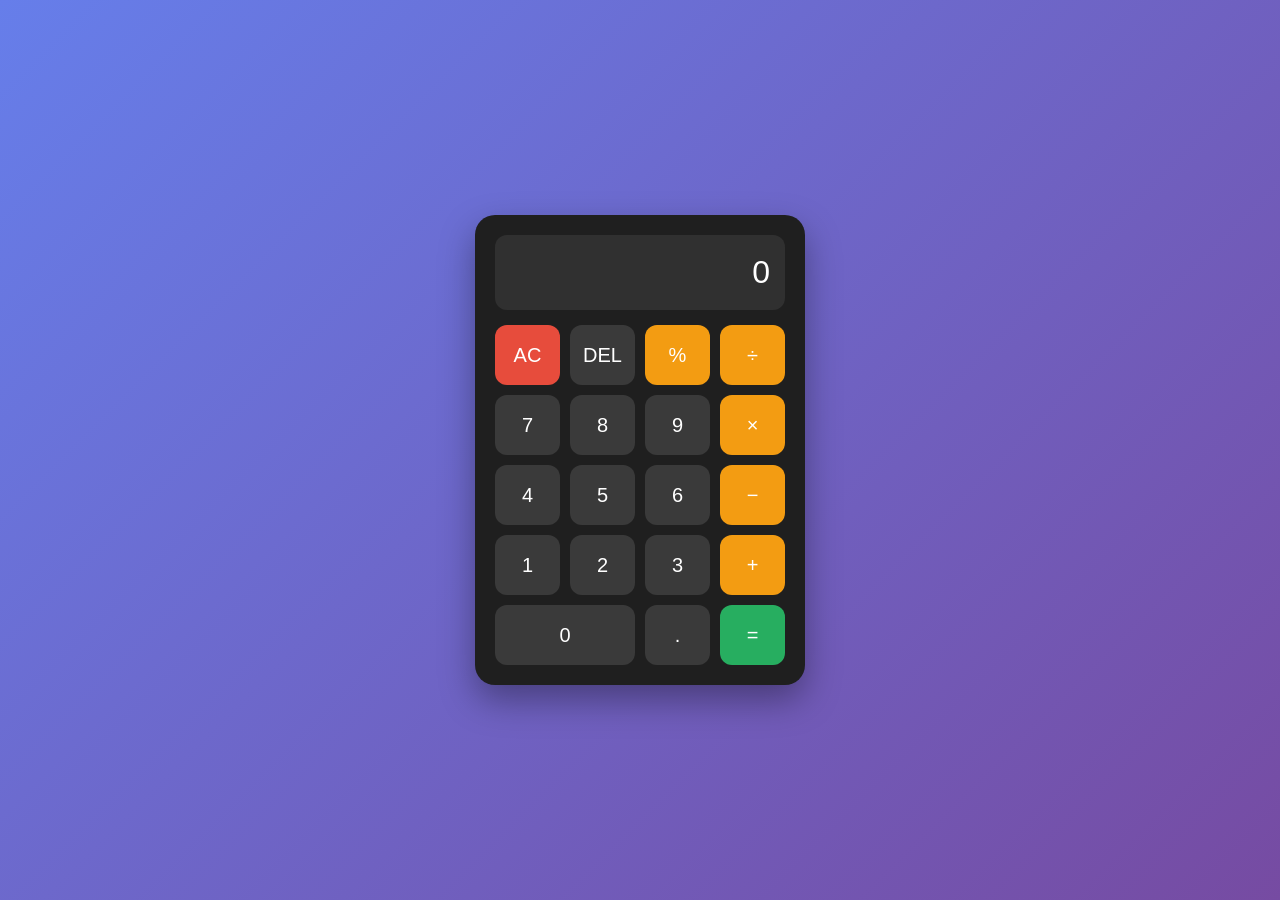
<file: CODSOFT_Task1_Calculator/index.html>
<!DOCTYPE html>
<html lang="en">
<head>
    <meta charset="UTF-8">
    <meta name="viewport" content="width=device-width, initial-scale=1.0">
    <title>CODSOFT Task 1 - Calculator</title>
    <link rel="stylesheet" href="style.css">
</head>
<body>
    <div class="calculator">
        <input type="text" id="display" readonly value="0" aria-label="Calculator display">

        <div class="buttons">
            <button class="clear" onclick="clearDisplay()">AC</button>
            <button onclick="deleteLast()">DEL</button>
            <button class="operator" onclick="chooseOperator('%')">%</button>
            <button class="operator" onclick="chooseOperator('/')">÷</button>

            <button onclick="appendNumber('7')">7</button>
            <button onclick="appendNumber('8')">8</button>
            <button onclick="appendNumber('9')">9</button>
            <button class="operator" onclick="chooseOperator('*')">×</button>

            <button onclick="appendNumber('4')">4</button>
            <button onclick="appendNumber('5')">5</button>
            <button onclick="appendNumber('6')">6</button>
            <button class="operator" onclick="chooseOperator('-')">−</button>

            <button onclick="appendNumber('1')">1</button>
            <button onclick="appendNumber('2')">2</button>
            <button onclick="appendNumber('3')">3</button>
            <button class="operator" onclick="chooseOperator('+')">+</button>

            <button class="zero" onclick="appendNumber('0')">0</button>
            <button onclick="appendNumber('.')">.</button>
            <button class="equals" onclick="calculate()">=</button>
        </div>
    </div>

    <script src="script.js"></script>
</body>
</html>
</file>
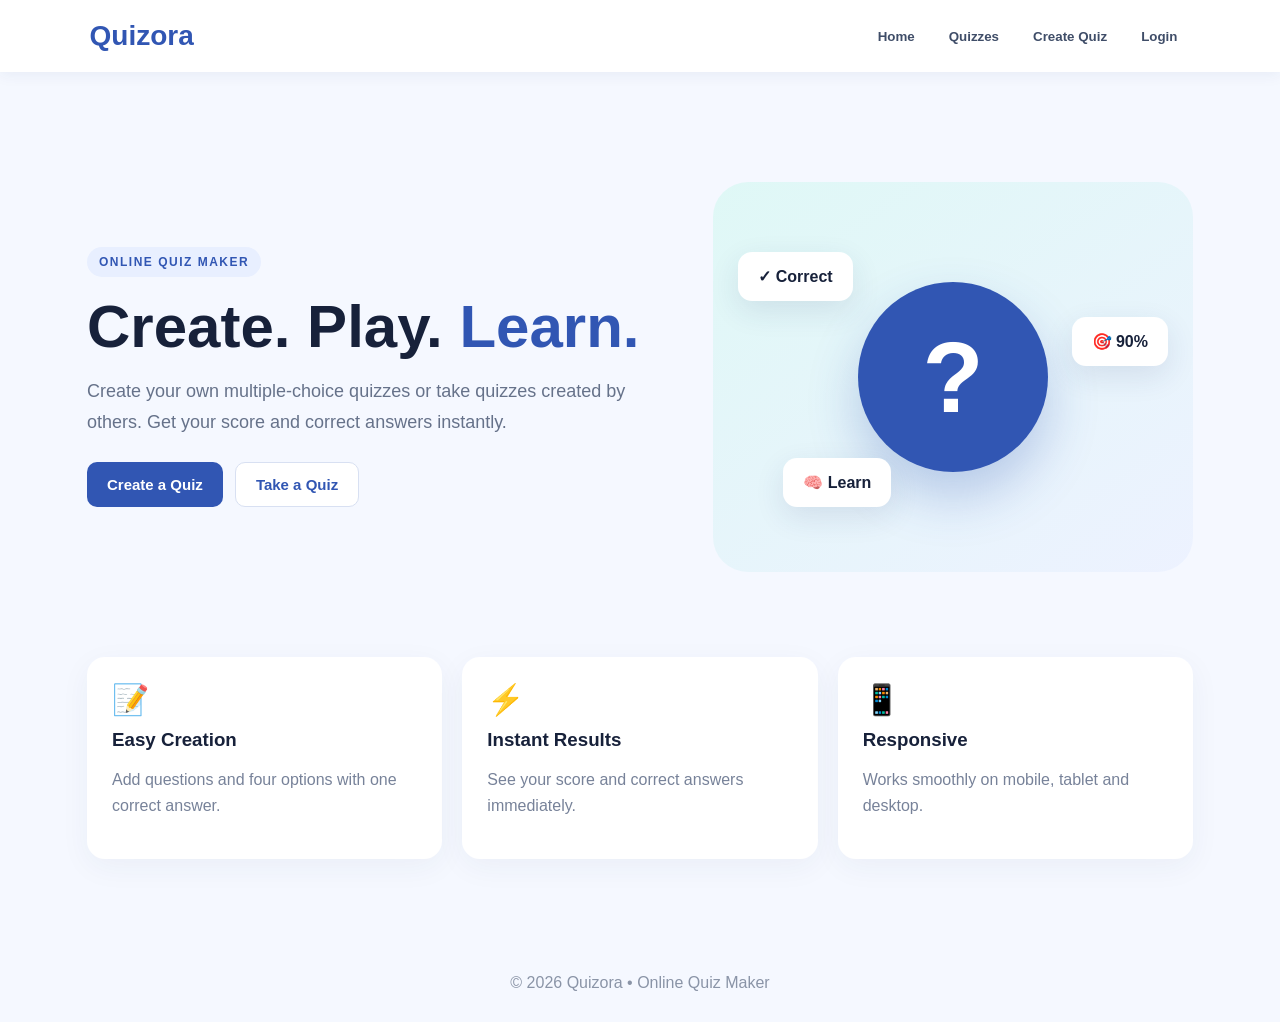
<file: CODSOFT_Task2_Online_Quiz_Maker/index.html>
<!DOCTYPE html>
<html lang="en">
<head>
  <meta charset="UTF-8">
  <meta name="viewport" content="width=device-width, initial-scale=1.0">
  <title>Quizora | Online Quiz Maker</title>
  <link rel="stylesheet" href="style.css">
</head>
<body>
  <header class="topbar">
    <a class="logo" href="#" onclick="showPage('home')">Quizora</a>
    <nav>
      <button onclick="showPage('home')">Home</button>
      <button onclick="showPage('quizzes')">Quizzes</button>
      <button onclick="showPage('create')">Create Quiz</button>
      <button id="authBtn" onclick="openAuth()">Login</button>
    </nav>
  </header>

  <main>
    <section id="home" class="page active">
      <div class="hero">
        <div>
          <span class="badge">ONLINE QUIZ MAKER</span>
          <h1>Create. Play. <span>Learn.</span></h1>
          <p>Create your own multiple-choice quizzes or take quizzes created by others. Get your score and correct answers instantly.</p>
          <div class="hero-actions">
            <button class="primary" onclick="showPage('create')">Create a Quiz</button>
            <button class="secondary" onclick="showPage('quizzes')">Take a Quiz</button>
          </div>
        </div>
        <div class="quiz-art">
          <div class="circle">?</div>
          <div class="float-card c1">✓ Correct</div>
          <div class="float-card c2">🎯 90%</div>
          <div class="float-card c3">🧠 Learn</div>
        </div>
      </div>
      <div class="features">
        <div class="feature"><b>📝</b><h3>Easy Creation</h3><p>Add questions and four options with one correct answer.</p></div>
        <div class="feature"><b>⚡</b><h3>Instant Results</h3><p>See your score and correct answers immediately.</p></div>
        <div class="feature"><b>📱</b><h3>Responsive</h3><p>Works smoothly on mobile, tablet and desktop.</p></div>
      </div>
    </section>

    <section id="auth" class="page">
      <div class="auth-card">
        <h2 id="authTitle">Login</h2>
        <p id="authText">Login to create and manage quizzes.</p>
        <form id="authForm">
          <input id="authName" placeholder="Name" style="display:none">
          <input id="authEmail" type="email" placeholder="Email" required>
          <input id="authPassword" type="password" placeholder="Password" required>
          <button class="primary" type="submit" id="authSubmit">Login</button>
        </form>
        <button class="link-btn" onclick="toggleAuth()">Don't have an account? Register</button>
      </div>
    </section>

    <section id="create" class="page">
      <div class="section-head">
        <div><span class="badge">QUIZ CREATION</span><h2>Create a New Quiz</h2></div>
      </div>
      <form id="quizForm" class="builder">
        <input id="quizTitle" placeholder="Quiz title (e.g. Java Basics)" required>
        <textarea id="quizDescription" placeholder="Short description"></textarea>
        <div id="questionList"></div>
        <div class="builder-actions">
          <button type="button" class="secondary" onclick="addQuestion()">+ Add Question</button>
          <button type="submit" class="primary">Publish Quiz</button>
        </div>
      </form>
    </section>

    <section id="quizzes" class="page">
      <div class="section-head">
        <div><span class="badge">QUIZ LISTING</span><h2>Available Quizzes</h2></div>
        <input id="searchBox" class="search" placeholder="Search quizzes..." oninput="renderQuizList()">
      </div>
      <div id="quizGrid" class="quiz-grid"></div>
    </section>

    <section id="take" class="page">
      <div class="take-wrap">
        <div class="progress-line"><span id="progressText"></span><div><i id="progressBar"></i></div></div>
        <h2 id="takeTitle"></h2>
        <p id="takeDescription" class="muted"></p>
        <div id="questionCard" class="question-card"></div>
        <div class="take-actions">
          <button class="secondary" id="prevBtn" onclick="previousQuestion()">Previous</button>
          <button class="primary" id="nextBtn" onclick="nextQuestion()">Next</button>
        </div>
      </div>
    </section>

    <section id="results" class="page">
      <div class="result-card">
        <span class="badge">QUIZ RESULTS</span>
        <h2 id="resultTitle">Quiz Complete!</h2>
        <div class="score-circle"><strong id="scoreValue">0%</strong><small id="scoreFraction"></small></div>
        <p id="resultMessage"></p>
        <div id="answerReview"></div>
        <div class="hero-actions">
          <button class="primary" onclick="showPage('quizzes')">Take Another Quiz</button>
          <button class="secondary" onclick="showPage('home')">Home</button>
        </div>
      </div>
    </section>
  </main>

  <footer>© 2026 Quizora • Online Quiz Maker</footer>
  <script src="script.js"></script>
</body>
</html>
</file>
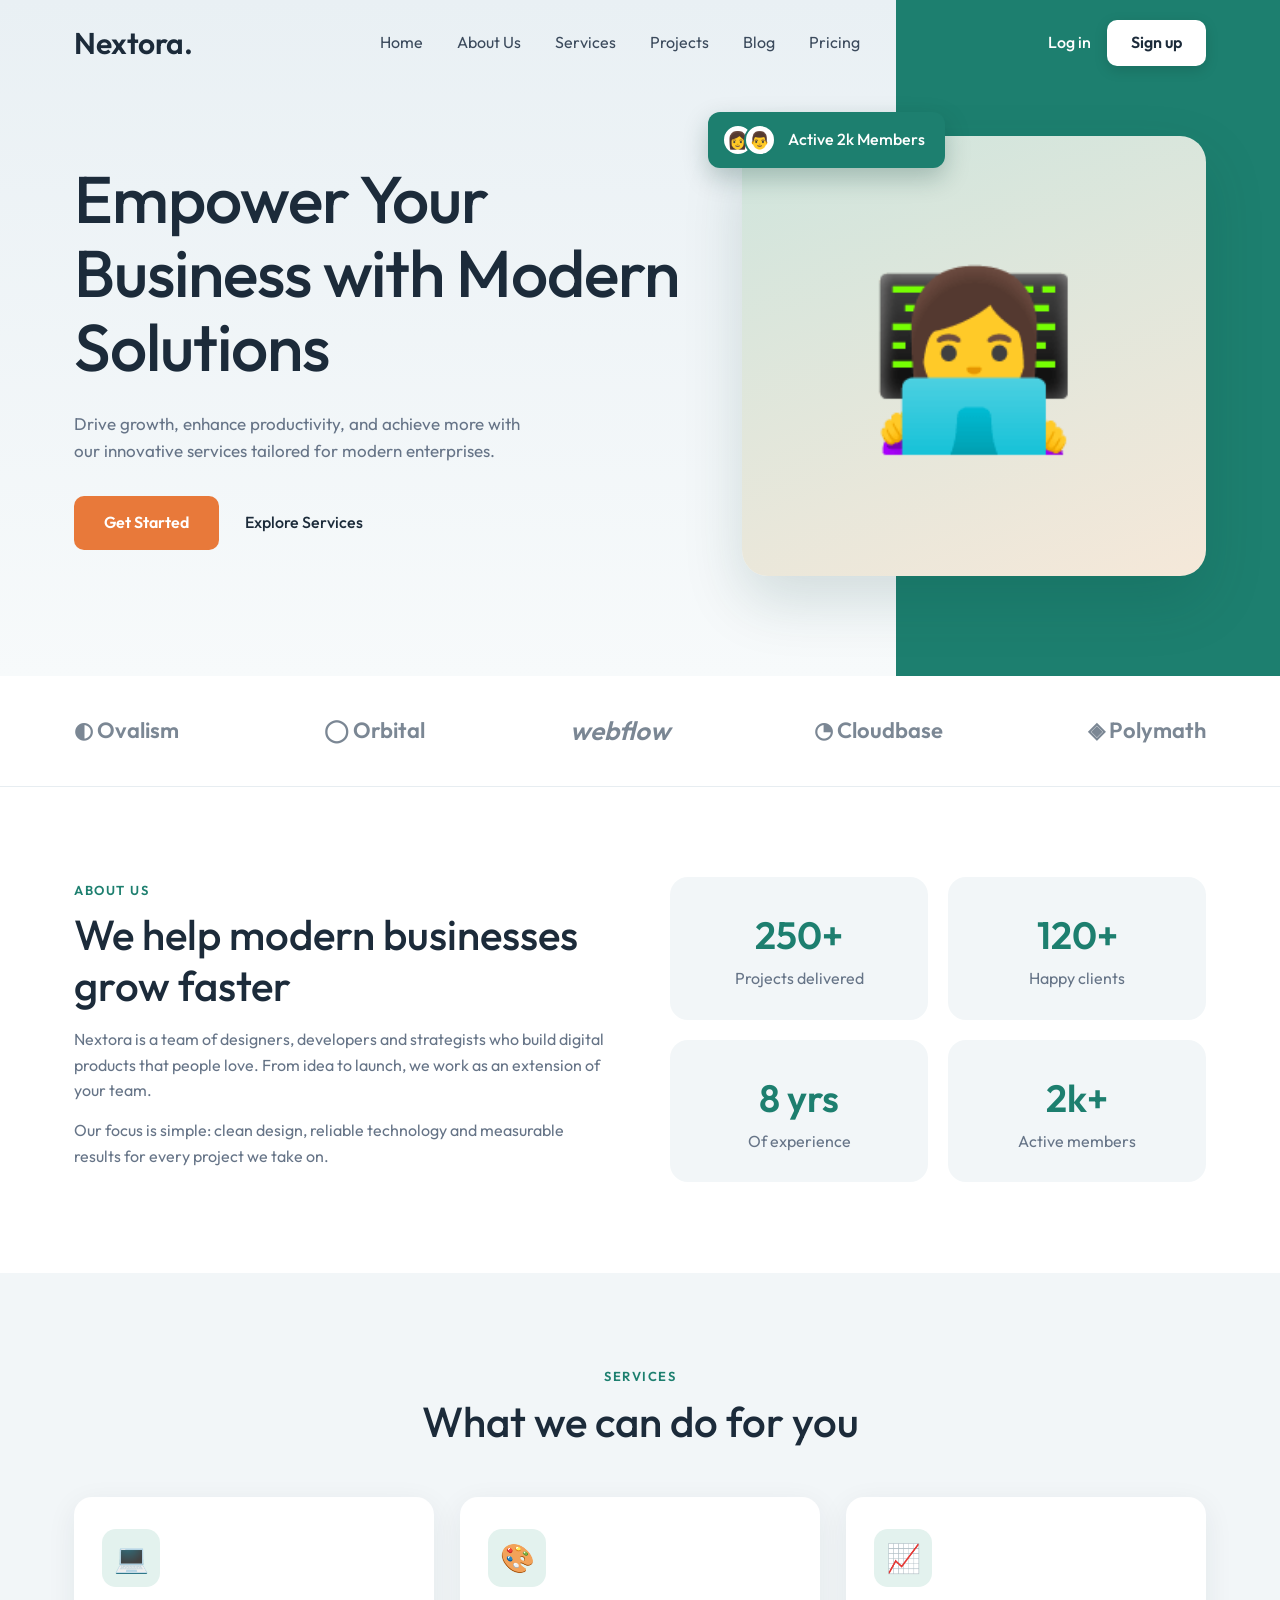
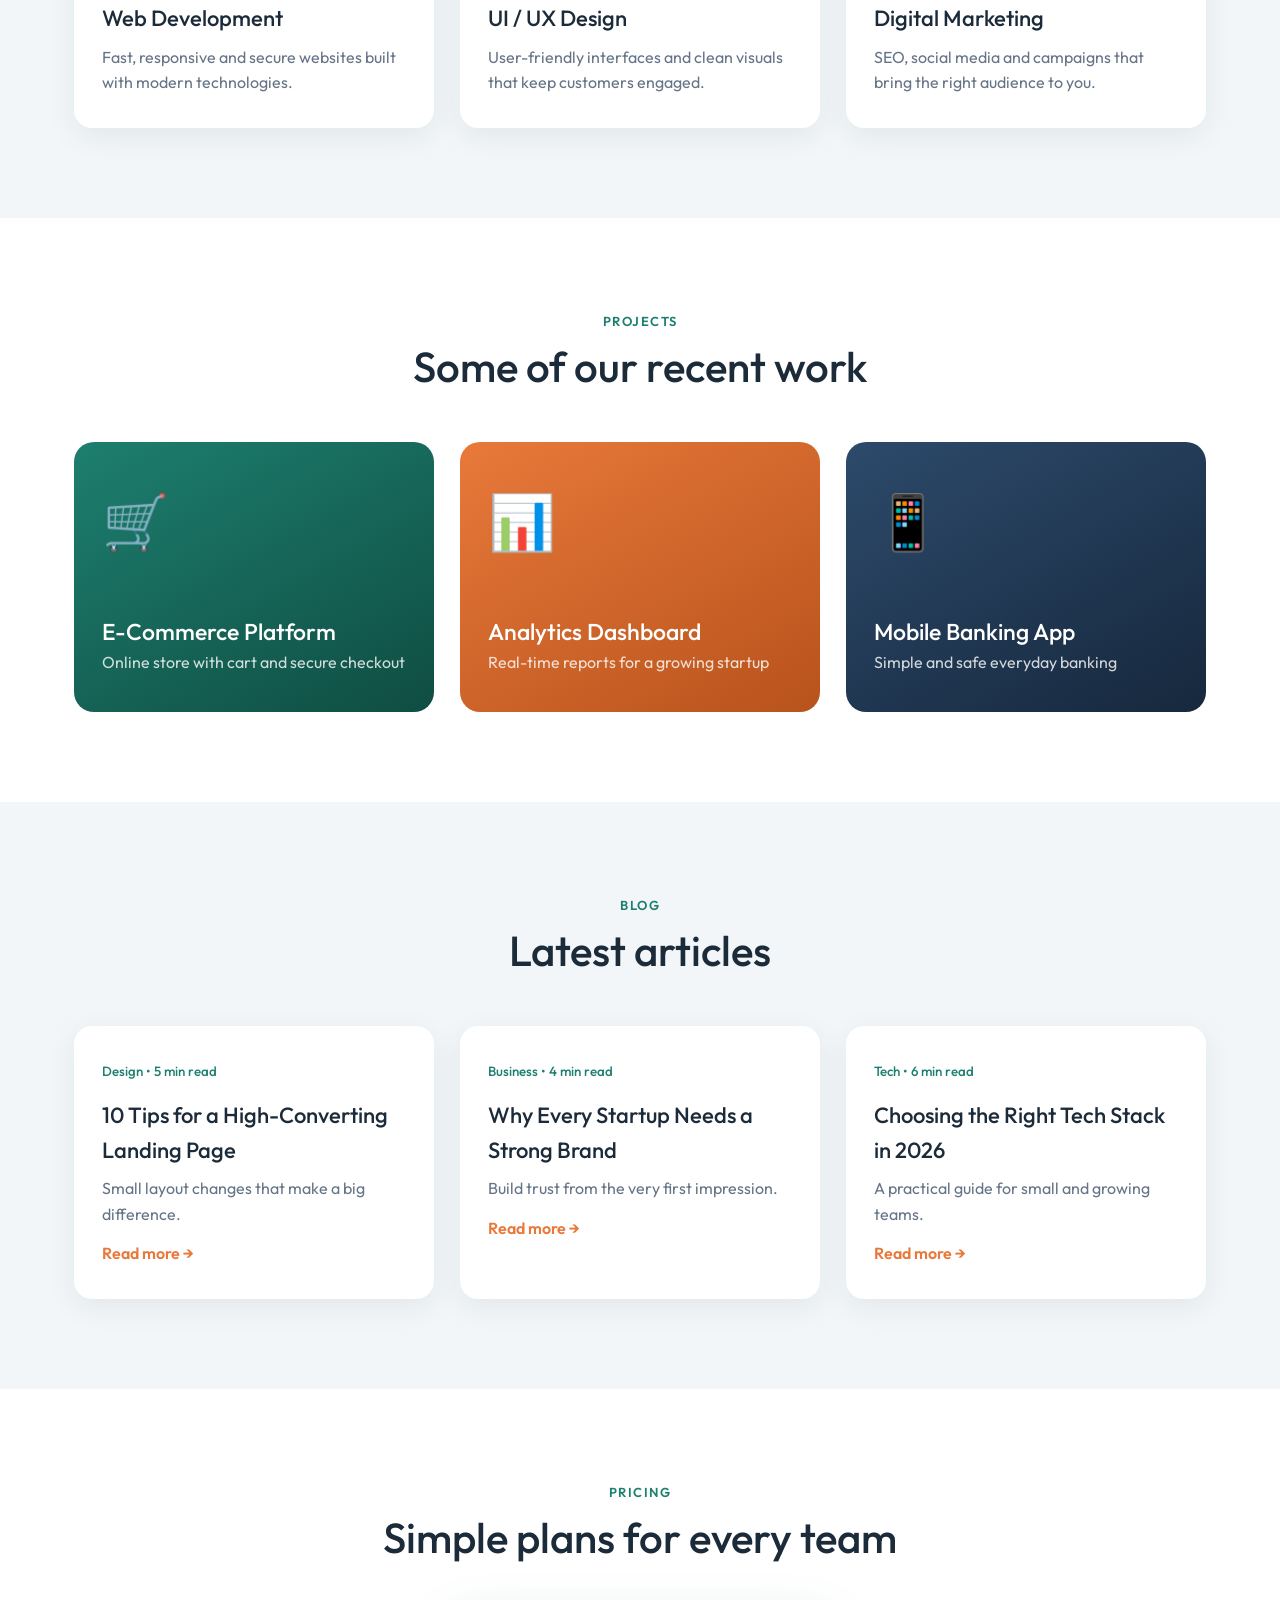
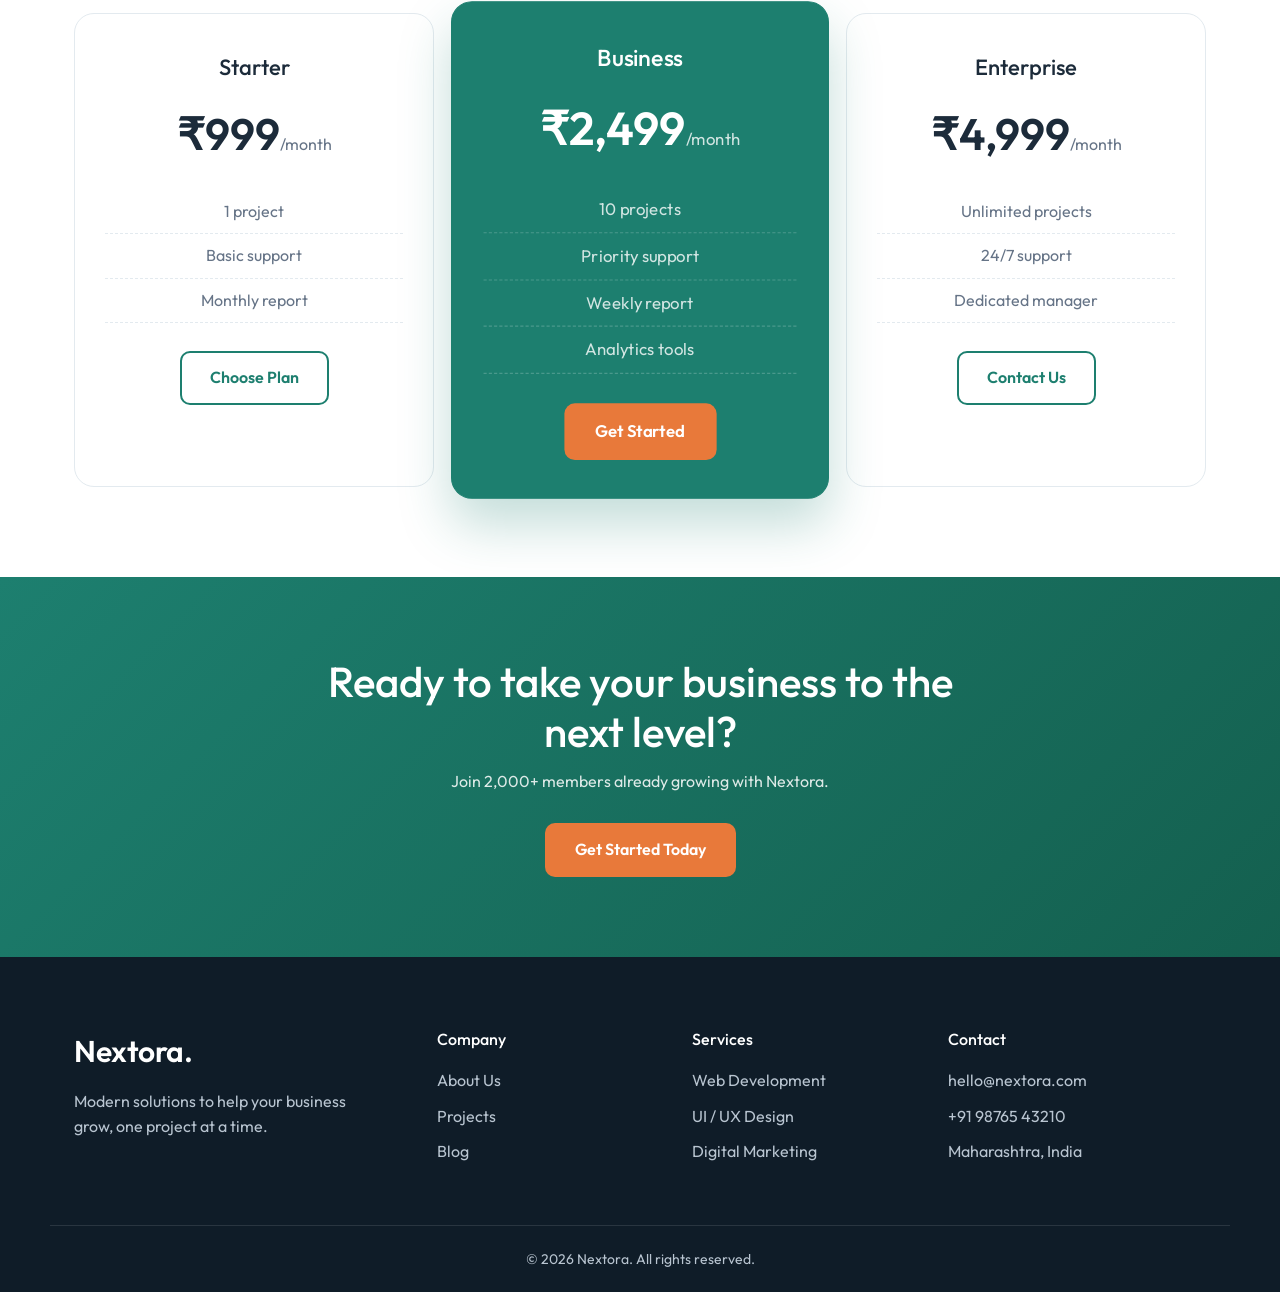
<file: CODSOFT_Task3_Landing_Page/index.html>
<!DOCTYPE html>
<html lang="en">
<head>
<meta charset="UTF-8">
<meta name="viewport" content="width=device-width, initial-scale=1.0">
<title>Nextora | Empower Your Business with Modern Solutions</title>
<link rel="preconnect" href="https://fonts.googleapis.com">
<link rel="preconnect" href="https://fonts.gstatic.com" crossorigin>
<link href="https://fonts.googleapis.com/css2?family=Outfit:wght@300;400;500;600;700&display=swap" rel="stylesheet">
<link rel="stylesheet" href="style.css">
</head>
<body>

<!-- ============ HEADER + HERO ============ -->
<div class="top" id="home">
  <header>
    <div class="container nav-wrap">
      <a href="#home" class="logo">Nextora.</a>

      <input type="checkbox" id="menu-toggle">
      <label for="menu-toggle" class="burger" aria-label="Open menu">☰</label>

      <nav>
        <ul>
          <li><a href="#home">Home</a></li>
          <li><a href="#about">About Us</a></li>
          <li><a href="#services">Services</a></li>
          <li><a href="#projects">Projects</a></li>
          <li><a href="#blog">Blog</a></li>
          <li><a href="#pricing">Pricing</a></li>
          <li class="mobile-only"><a href="#">Log in</a></li>
          <li class="mobile-only"><a href="#">Sign up</a></li>
        </ul>
      </nav>

      <div class="auth">
        <a href="#" class="login">Log in</a>
        <a href="#" class="btn-white">Sign up</a>
      </div>
    </div>
  </header>

  <section class="container hero">
    <div class="hero-text">
      <h1>Empower Your Business with Modern Solutions</h1>
      <p>Drive growth, enhance productivity, and achieve more with our innovative services tailored for modern enterprises.</p>
      <div class="hero-btns">
        <a href="#pricing" class="btn-orange">Get Started</a>
        <a href="#services" class="btn-link">Explore Services</a>
      </div>
    </div>

    <div class="hero-visual">
      <div class="badge"><span class="avatars"><i>👩</i><i>👨</i></span> Active 2k Members</div>
      <div class="visual-card" role="img" aria-label="Smiling professional working on a laptop">👩‍💻</div>
    </div>
  </section>
</div>

<!-- ============ TRUSTED BY ============ -->
<section class="logos">
  <div class="container logos-row">
    <span>◐ Ovalism</span>
    <span>◯ Orbital</span>
    <span class="italic">webflow</span>
    <span>◔ Cloudbase</span>
    <span>◈ Polymath</span>
  </div>
</section>

<!-- ============ ABOUT ============ -->
<section class="section" id="about">
  <div class="container two-col">
    <div>
      <span class="eyebrow">About Us</span>
      <h2>We help modern businesses grow faster</h2>
      <p>Nextora is a team of designers, developers and strategists who build digital products that people love. From idea to launch, we work as an extension of your team.</p>
      <p>Our focus is simple: clean design, reliable technology and measurable results for every project we take on.</p>
    </div>
    <div class="stats">
      <div class="stat"><strong>250+</strong><span>Projects delivered</span></div>
      <div class="stat"><strong>120+</strong><span>Happy clients</span></div>
      <div class="stat"><strong>8 yrs</strong><span>Of experience</span></div>
      <div class="stat"><strong>2k+</strong><span>Active members</span></div>
    </div>
  </div>
</section>

<!-- ============ SERVICES ============ -->
<section class="section alt" id="services">
  <div class="container">
    <div class="section-head">
      <span class="eyebrow">Services</span>
      <h2>What we can do for you</h2>
    </div>
    <div class="cards three">
      <article class="card">
        <div class="icon">💻</div>
        <h3>Web Development</h3>
        <p>Fast, responsive and secure websites built with modern technologies.</p>
      </article>
      <article class="card">
        <div class="icon">🎨</div>
        <h3>UI / UX Design</h3>
        <p>User-friendly interfaces and clean visuals that keep customers engaged.</p>
      </article>
      <article class="card">
        <div class="icon">📈</div>
        <h3>Digital Marketing</h3>
        <p>SEO, social media and campaigns that bring the right audience to you.</p>
      </article>
    </div>
  </div>
</section>

<!-- ============ PROJECTS ============ -->
<section class="section" id="projects">
  <div class="container">
    <div class="section-head">
      <span class="eyebrow">Projects</span>
      <h2>Some of our recent work</h2>
    </div>
    <div class="cards three">
      <article class="project p1"><span>🛒</span><h3>E-Commerce Platform</h3><p>Online store with cart and secure checkout</p></article>
      <article class="project p2"><span>📊</span><h3>Analytics Dashboard</h3><p>Real-time reports for a growing startup</p></article>
      <article class="project p3"><span>📱</span><h3>Mobile Banking App</h3><p>Simple and safe everyday banking</p></article>
    </div>
  </div>
</section>

<!-- ============ BLOG ============ -->
<section class="section alt" id="blog">
  <div class="container">
    <div class="section-head">
      <span class="eyebrow">Blog</span>
      <h2>Latest articles</h2>
    </div>
    <div class="cards three">
      <article class="card post"><small>Design • 5 min read</small><h3>10 Tips for a High-Converting Landing Page</h3><p>Small layout changes that make a big difference.</p><a href="#">Read more →</a></article>
      <article class="card post"><small>Business • 4 min read</small><h3>Why Every Startup Needs a Strong Brand</h3><p>Build trust from the very first impression.</p><a href="#">Read more →</a></article>
      <article class="card post"><small>Tech • 6 min read</small><h3>Choosing the Right Tech Stack in 2026</h3><p>A practical guide for small and growing teams.</p><a href="#">Read more →</a></article>
    </div>
  </div>
</section>

<!-- ============ PRICING ============ -->
<section class="section" id="pricing">
  <div class="container">
    <div class="section-head">
      <span class="eyebrow">Pricing</span>
      <h2>Simple plans for every team</h2>
    </div>
    <div class="cards three">
      <article class="plan">
        <h3>Starter</h3>
        <div class="amount">₹999<small>/month</small></div>
        <ul><li>1 project</li><li>Basic support</li><li>Monthly report</li></ul>
        <a href="#" class="btn-outline">Choose Plan</a>
      </article>
      <article class="plan featured">
        <h3>Business</h3>
        <div class="amount">₹2,499<small>/month</small></div>
        <ul><li>10 projects</li><li>Priority support</li><li>Weekly report</li><li>Analytics tools</li></ul>
        <a href="#" class="btn-orange">Get Started</a>
      </article>
      <article class="plan">
        <h3>Enterprise</h3>
        <div class="amount">₹4,999<small>/month</small></div>
        <ul><li>Unlimited projects</li><li>24/7 support</li><li>Dedicated manager</li></ul>
        <a href="#" class="btn-outline">Contact Us</a>
      </article>
    </div>
  </div>
</section>

<!-- ============ CTA ============ -->
<section class="cta">
  <div class="container">
    <h2>Ready to take your business to the next level?</h2>
    <p>Join 2,000+ members already growing with Nextora.</p>
    <a href="#" class="btn-orange">Get Started Today</a>
  </div>
</section>

<!-- ============ FOOTER ============ -->
<footer>
  <div class="container footer-grid">
    <div>
      <a href="#home" class="logo light">Nextora.</a>
      <p>Modern solutions to help your business grow, one project at a time.</p>
    </div>
    <div>
      <h4>Company</h4>
      <a href="#about">About Us</a>
      <a href="#projects">Projects</a>
      <a href="#blog">Blog</a>
    </div>
    <div>
      <h4>Services</h4>
      <a href="#services">Web Development</a>
      <a href="#services">UI / UX Design</a>
      <a href="#services">Digital Marketing</a>
    </div>
    <div>
      <h4>Contact</h4>
      <a href="#">hello@nextora.com</a>
      <a href="#">+91 98765 43210</a>
      <a href="#">Maharashtra, India</a>
    </div>
  </div>
  <div class="container copyright">© 2026 Nextora. All rights reserved.</div>
</footer>

</body>
</html>
</file>
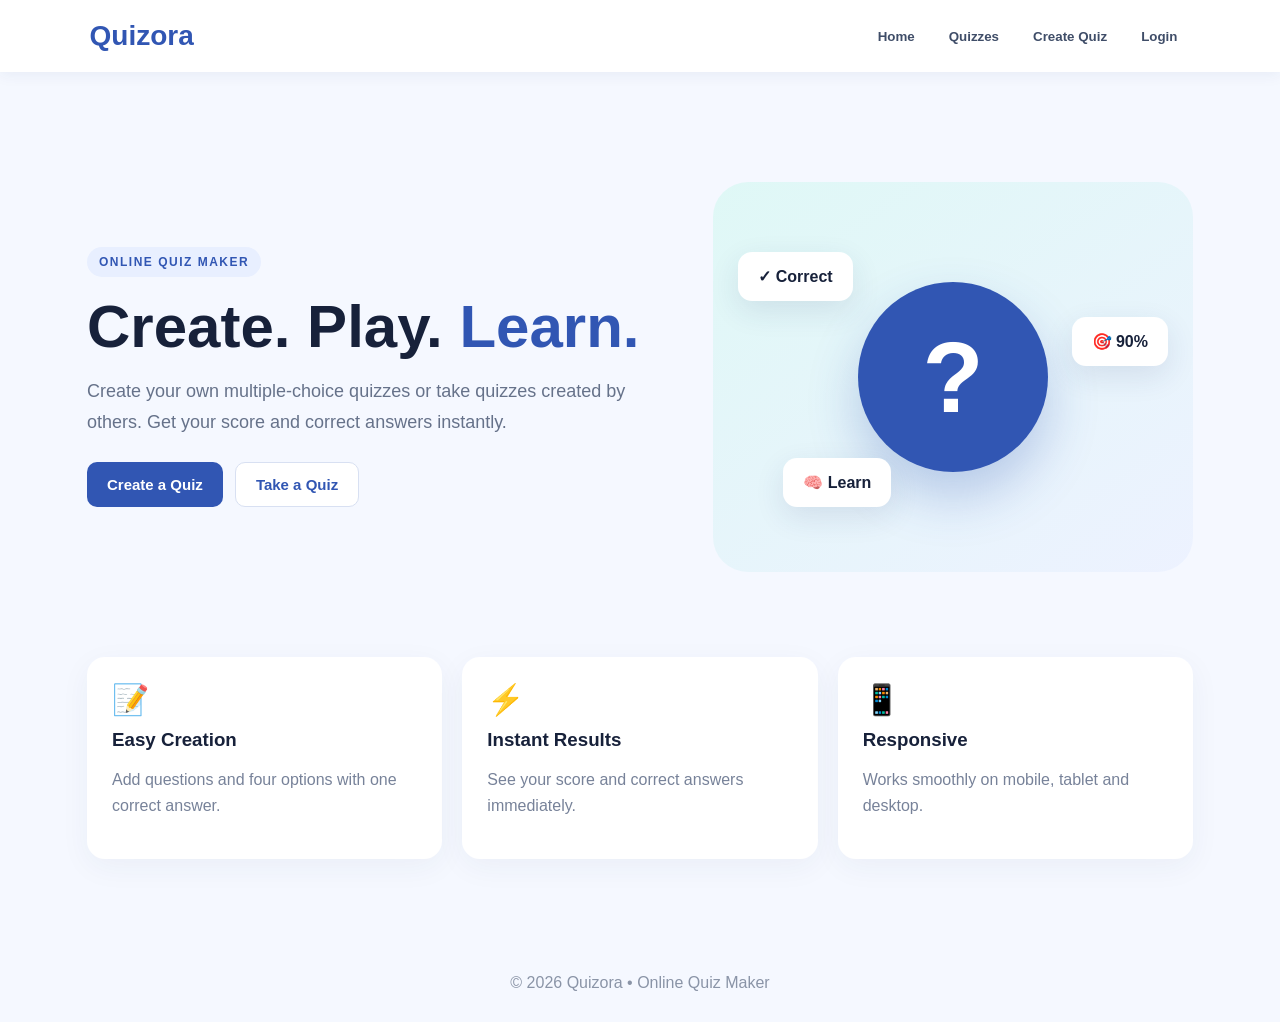
<file: Online_Quiz_Maker_Task_2/index.html>
<!DOCTYPE html>
<html lang="en">
<head>
  <meta charset="UTF-8">
  <meta name="viewport" content="width=device-width, initial-scale=1.0">
  <title>Quizora | Online Quiz Maker</title>
  <link rel="stylesheet" href="style.css">
</head>
<body>
  <header class="topbar">
    <a class="logo" href="#" onclick="showPage('home')">Quizora</a>
    <nav>
      <button onclick="showPage('home')">Home</button>
      <button onclick="showPage('quizzes')">Quizzes</button>
      <button onclick="showPage('create')">Create Quiz</button>
      <button id="authBtn" onclick="openAuth()">Login</button>
    </nav>
  </header>

  <main>
    <section id="home" class="page active">
      <div class="hero">
        <div>
          <span class="badge">ONLINE QUIZ MAKER</span>
          <h1>Create. Play. <span>Learn.</span></h1>
          <p>Create your own multiple-choice quizzes or take quizzes created by others. Get your score and correct answers instantly.</p>
          <div class="hero-actions">
            <button class="primary" onclick="showPage('create')">Create a Quiz</button>
            <button class="secondary" onclick="showPage('quizzes')">Take a Quiz</button>
          </div>
        </div>
        <div class="quiz-art">
          <div class="circle">?</div>
          <div class="float-card c1">✓ Correct</div>
          <div class="float-card c2">🎯 90%</div>
          <div class="float-card c3">🧠 Learn</div>
        </div>
      </div>
      <div class="features">
        <div class="feature"><b>📝</b><h3>Easy Creation</h3><p>Add questions and four options with one correct answer.</p></div>
        <div class="feature"><b>⚡</b><h3>Instant Results</h3><p>See your score and correct answers immediately.</p></div>
        <div class="feature"><b>📱</b><h3>Responsive</h3><p>Works smoothly on mobile, tablet and desktop.</p></div>
      </div>
    </section>

    <section id="auth" class="page">
      <div class="auth-card">
        <h2 id="authTitle">Login</h2>
        <p id="authText">Login to create and manage quizzes.</p>
        <form id="authForm">
          <input id="authName" placeholder="Name" style="display:none">
          <input id="authEmail" type="email" placeholder="Email" required>
          <input id="authPassword" type="password" placeholder="Password" required>
          <button class="primary" type="submit" id="authSubmit">Login</button>
        </form>
        <button class="link-btn" onclick="toggleAuth()">Don't have an account? Register</button>
      </div>
    </section>

    <section id="create" class="page">
      <div class="section-head">
        <div><span class="badge">QUIZ CREATION</span><h2>Create a New Quiz</h2></div>
      </div>
      <form id="quizForm" class="builder">
        <input id="quizTitle" placeholder="Quiz title (e.g. Java Basics)" required>
        <textarea id="quizDescription" placeholder="Short description"></textarea>
        <div id="questionList"></div>
        <div class="builder-actions">
          <button type="button" class="secondary" onclick="addQuestion()">+ Add Question</button>
          <button type="submit" class="primary">Publish Quiz</button>
        </div>
      </form>
    </section>

    <section id="quizzes" class="page">
      <div class="section-head">
        <div><span class="badge">QUIZ LISTING</span><h2>Available Quizzes</h2></div>
        <input id="searchBox" class="search" placeholder="Search quizzes..." oninput="renderQuizList()">
      </div>
      <div id="quizGrid" class="quiz-grid"></div>
    </section>

    <section id="take" class="page">
      <div class="take-wrap">
        <div class="progress-line"><span id="progressText"></span><div><i id="progressBar"></i></div></div>
        <h2 id="takeTitle"></h2>
        <p id="takeDescription" class="muted"></p>
        <div id="questionCard" class="question-card"></div>
        <div class="take-actions">
          <button class="secondary" id="prevBtn" onclick="previousQuestion()">Previous</button>
          <button class="primary" id="nextBtn" onclick="nextQuestion()">Next</button>
        </div>
      </div>
    </section>

    <section id="results" class="page">
      <div class="result-card">
        <span class="badge">QUIZ RESULTS</span>
        <h2 id="resultTitle">Quiz Complete!</h2>
        <div class="score-circle"><strong id="scoreValue">0%</strong><small id="scoreFraction"></small></div>
        <p id="resultMessage"></p>
        <div id="answerReview"></div>
        <div class="hero-actions">
          <button class="primary" onclick="showPage('quizzes')">Take Another Quiz</button>
          <button class="secondary" onclick="showPage('home')">Home</button>
        </div>
      </div>
    </section>
  </main>

  <footer>© 2026 Quizora • Online Quiz Maker</footer>
  <script src="script.js"></script>
</body>
</html>
</file>
<file: CODSOFT_Task1_Calculator/style.css>
* {
    box-sizing: border-box;
    margin: 0;
    padding: 0;
    font-family: Arial, sans-serif;
}

body {
    min-height: 100vh;
    display: flex;
    justify-content: center;
    align-items: center;
    background: linear-gradient(135deg, #667eea, #764ba2);
}

.calculator {
    width: 330px;
    padding: 20px;
    border-radius: 20px;
    background: #1f1f1f;
    box-shadow: 0 15px 35px rgba(0, 0, 0, 0.35);
}

#display {
    width: 100%;
    height: 75px;
    margin-bottom: 15px;
    padding: 15px;
    border: none;
    border-radius: 12px;
    background: #303030;
    color: white;
    font-size: 32px;
    text-align: right;
    outline: none;
}

.buttons {
    display: grid;
    grid-template-columns: repeat(4, 1fr);
    gap: 10px;
}

button {
    height: 60px;
    border: none;
    border-radius: 12px;
    background: #3a3a3a;
    color: white;
    font-size: 20px;
    cursor: pointer;
    transition: transform 0.1s, opacity 0.1s;
}

button:hover {
    opacity: 0.85;
}

button:active {
    transform: scale(0.95);
}

.operator {
    background: #f39c12;
}

.clear {
    background: #e74c3c;
}

.equals {
    background: #27ae60;
}

.zero {
    grid-column: span 2;
}
</file>
<file: CODSOFT_Task2_Online_Quiz_Maker/style.css>
* {
    box-sizing: border-box;
}

body {
    margin: 0;
    font-family: Inter, Arial, sans-serif;
    background: #f5f8ff;
    color: #17213a;
    min-height: 100vh;
}

.topbar {
    height: 72px;
    background: #fff;
    display: flex;
    align-items: center;
    justify-content: space-between;
    padding: 0 7%;
    box-shadow: 0 2px 15px #203b6b12;
    position: sticky;
    top: 0;
    z-index: 10;
}

.logo {
    font-size: 28px;
    font-weight: 900;
    color: #3156b3;
    text-decoration: none;
}

.topbar nav {
    display: flex;
    gap: 8px;
}

.topbar nav button,
.link-btn {
    border: 0;
    background: transparent;
    padding: 10px 13px;
    color: #3f4d68;
    font-weight: 700;
    cursor: pointer;
}

.topbar nav button:hover {
    color: #3156b3;
}

.page {
    display: none;
    max-width: 1150px;
    margin: auto;
    padding: 55px 22px;
}

.page.active {
    display: block;
}

.hero {
    min-height: 500px;
    display: grid;
    grid-template-columns: 1.1fr 0.9fr;
    align-items: center;
    gap: 40px;
}

.badge {
    display: inline-block;
    background: #e8efff;
    color: #3156b3;
    font-size: 12px;
    letter-spacing: 1.5px;
    font-weight: 800;
    padding: 8px 12px;
    border-radius: 30px;
}

.hero h1 {
    font-size: 60px;
    line-height: 1.05;
    margin: 18px 0;
}

.hero h1 span {
    color: #3156b3;
}

.hero p {
    font-size: 18px;
    line-height: 1.7;
    color: #66728a;
    max-width: 650px;
}

.hero-actions {
    display: flex;
    gap: 12px;
    margin-top: 25px;
}

.primary,
.secondary {
    border: 0;
    border-radius: 10px;
    padding: 13px 20px;
    font-weight: 800;
    cursor: pointer;
    font-size: 15px;
}

.primary {
    background: #3156b3;
    color: #fff;
}

.primary:hover {
    background: #244590;
}

.secondary {
    background: #fff;
    color: #3156b3;
    border: 1px solid #d8e0f2;
}

.quiz-art {
    height: 390px;
    background: linear-gradient(145deg, #dff8f6, #edf2ff);
    border-radius: 35px;
    position: relative;
    display: grid;
    place-items: center;
}

.circle {
    width: 190px;
    height: 190px;
    border-radius: 50%;
    background: #3156b3;
    color: white;
    display: grid;
    place-items: center;
    font-size: 100px;
    font-weight: 900;
    box-shadow: 0 25px 50px #3156b344;
}

.float-card {
    position: absolute;
    background: #fff;
    padding: 15px 20px;
    border-radius: 14px;
    box-shadow: 0 10px 30px #203b6b1c;
    font-weight: 800;
}

.c1 {
    top: 70px;
    left: 25px;
}

.c2 {
    right: 25px;
    top: 135px;
}

.c3 {
    bottom: 65px;
    left: 70px;
}

.features {
    display: grid;
    grid-template-columns: repeat(3, 1fr);
    gap: 20px;
    margin: 30px 0;
}

.feature,
.auth-card,
.builder,
.question-card,
.result-card {
    background: #fff;
    border-radius: 18px;
    padding: 25px;
    box-shadow: 0 8px 30px #203b6b0d;
}

.feature b {
    font-size: 30px;
}

.feature h3 {
    margin: 12px 0 6px;
}

.feature p,
.muted {
    color: #778299;
    line-height: 1.6;
}

.section-head {
    display: flex;
    justify-content: space-between;
    align-items: end;
    margin-bottom: 25px;
}

.section-head h2 {
    font-size: 34px;
    margin: 10px 0 0;
}

.search {
    width: 260px;
    padding: 13px 15px;
    border: 1px solid #d8e0f2;
    border-radius: 10px;
    outline: none;
}

.quiz-grid {
    display: grid;
    grid-template-columns: repeat(3, 1fr);
    gap: 20px;
}

.quiz-card {
    background: #fff;
    padding: 22px;
    border-radius: 17px;
    box-shadow: 0 8px 25px #203b6b0d;
    border-top: 4px solid #3156b3;
}

.quiz-card h3 {
    margin: 10px 0;
}

.quiz-card p {
    color: #778299;
    min-height: 48px;
}

.quiz-card small {
    color: #9aa4b6;
}

.quiz-card button {
    width: 100%;
    margin-top: 16px;
}

.builder {
    max-width: 900px;
    margin: auto;
}

.builder > input,
.builder > textarea,
.auth-card input {
    width: 100%;
    padding: 14px;
    margin-bottom: 14px;
    border: 1px solid #d8e0f2;
    border-radius: 10px;
    font: inherit;
    outline: none;
}

.builder textarea {
    height: 90px;
    resize: vertical;
}

.question-builder {
    border: 1px solid #e0e5ef;
    border-radius: 14px;
    padding: 18px;
    margin: 15px 0;
    background: #fbfcff;
}

.question-builder input {
    width: 100%;
    padding: 12px;
    margin: 5px 0;
    border: 1px solid #d8e0f2;
    border-radius: 9px;
}

.option-row {
    display: grid;
    grid-template-columns: 28px 1fr;
    align-items: center;
}

.builder-actions {
    display: flex;
    justify-content: space-between;
    gap: 12px;
    margin-top: 20px;
}

.auth-card {
    max-width: 450px;
    margin: 40px auto;
    text-align: center;
}

.auth-card form {
    margin-top: 20px;
}

.auth-card .primary {
    width: 100%;
}

.take-wrap {
    max-width: 850px;
    margin: auto;
}

.progress-line {
    margin-bottom: 25px;
}

.progress-line > div {
    height: 8px;
    background: #e8edf6;
    border-radius: 8px;
    margin-top: 10px;
    overflow: hidden;
}

.progress-line i {
    display: block;
    height: 100%;
    background: #3156b3;
    width: 0;
    transition: 0.3s;
}

.question-card {
    padding: 32px;
}

.question-card h3 {
    font-size: 25px;
    line-height: 1.4;
}

.option {
    display: flex;
    align-items: center;
    gap: 12px;
    padding: 15px;
    margin: 10px 0;
    border: 2px solid #e4e9f2;
    border-radius: 11px;
    cursor: pointer;
    transition: 0.2s;
}

.option:hover,
.option.selected {
    border-color: #3156b3;
    background: #eef3ff;
}

.option input {
    accent-color: #3156b3;
}

.take-actions {
    display: flex;
    justify-content: space-between;
    margin-top: 20px;
}

.result-card {
    text-align: center;
    max-width: 850px;
    margin: auto;
}

.score-circle {
    width: 170px;
    height: 170px;
    border-radius: 50%;
    background: #eef3ff;
    border: 10px solid #3156b3;
    margin: 25px auto;
    display: flex;
    flex-direction: column;
    justify-content: center;
    align-items: center;
}

.score-circle strong {
    font-size: 40px;
    color: #3156b3;
}

.score-circle small {
    color: #71809b;
}

.review {
    text-align: left;
    border-top: 1px solid #e5e9f1;
    padding: 17px 0;
}

.correct {
    color: #16834a;
}

.wrong {
    color: #d33b45;
}

.review p {
    margin: 7px 0;
    color: #657189;
}

footer {
    text-align: center;
    color: #8a94a7;
    padding: 30px;
}

@media (max-width: 800px) {
    .topbar {
        padding: 0 4%;
        height: auto;
        min-height: 68px;
        flex-wrap: wrap;
    }

    .topbar nav {
        overflow: auto;
        width: 100%;
        padding-bottom: 7px;
    }

    .hero {
        grid-template-columns: 1fr;
    }

    .hero h1 {
        font-size: 43px;
    }

    .features,
    .quiz-grid {
        grid-template-columns: 1fr;
    }

    .quiz-art {
        height: 300px;
    }

    .section-head {
        align-items: stretch;
        flex-direction: column;
        gap: 15px;
    }

    .search {
        width: 100%;
    }

    .page {
        padding: 35px 15px;
    }
}
</file>
<file: CODSOFT_Task3_Landing_Page/style.css>
:root {
  --teal: #1d7f6f;
  --teal-dark: #14604f;
  --orange: #e8793a;
  --orange-dark: #cf6628;
  --ink: #1c2b3a;
  --muted: #667487;
  --bg: #f2f6f8;
}

* { box-sizing: border-box; margin: 0; padding: 0 }
html { scroll-behavior: smooth }
body { font-family: "Outfit", Arial, sans-serif; color: var(--ink); background: #fff; line-height: 1.6 }
a { text-decoration: none; color: inherit }
ul { list-style: none }
.container { max-width: 1180px; margin: auto; padding: 0 24px }

/* ---------- Header + hero ---------- */
.top { position: relative; overflow: hidden; background: linear-gradient(180deg, #e9f0f4, #f7fafb) }
.top::before { content: ""; position: absolute; top: 0; right: 0; bottom: 0; width: 30%; background: var(--teal) }

header { position: relative; z-index: 5 }
.nav-wrap { display: flex; align-items: center; justify-content: space-between; height: 86px }
.logo { font-size: 30px; font-weight: 600; letter-spacing: -.5px }
.logo.light { color: #fff }
nav ul { display: flex; gap: 34px }
nav a { font-weight: 400; color: #3b4a5c }
nav a:hover { color: var(--teal) }
.mobile-only { display: none }
.auth { display: flex; align-items: center; gap: 16px }
.auth .login { color: #fff; font-weight: 500 }
.btn-white { background: #fff; color: var(--ink); padding: 10px 24px; border-radius: 10px; font-weight: 600; box-shadow: 0 4px 14px #0002 }
.btn-white:hover { background: #f0f0f0 }
#menu-toggle, .burger { display: none }

.hero { position: relative; z-index: 2; display: grid; grid-template-columns: 1.15fr .85fr; gap: 40px; align-items: center; padding: 50px 24px 100px }
.hero h1 { font-size: clamp(38px, 5.2vw, 66px); font-weight: 500; line-height: 1.12; letter-spacing: -1px; max-width: 620px }
.hero p { margin: 26px 0 32px; color: var(--muted); max-width: 470px; font-size: 17px }
.hero-btns { display: flex; align-items: center; gap: 26px; flex-wrap: wrap }

.btn-orange { display: inline-block; background: var(--orange); color: #fff; padding: 14px 30px; border-radius: 10px; font-weight: 600; transition: .2s }
.btn-orange:hover { background: var(--orange-dark); transform: translateY(-2px) }
.btn-link { font-weight: 500 }
.btn-link:hover { color: var(--teal) }
.btn-outline { display: inline-block; border: 2px solid var(--teal); color: var(--teal); padding: 12px 28px; border-radius: 10px; font-weight: 600 }
.btn-outline:hover { background: var(--teal); color: #fff }

.hero-visual { position: relative }
.visual-card { height: 440px; border-radius: 26px; background: linear-gradient(160deg, #cfe5dd, #f5e8d9); display: grid; place-items: center; font-size: 170px; box-shadow: 0 25px 60px #0a3d3426 }
.badge { position: absolute; top: -24px; left: -34px; z-index: 3; background: var(--teal); color: #fff; padding: 12px 20px 12px 14px; border-radius: 12px; display: flex; align-items: center; gap: 12px; font-weight: 500; box-shadow: 0 10px 25px #0a3d3440 }
.avatars { display: flex }
.avatars i { width: 32px; height: 32px; border-radius: 50%; background: #fff; display: grid; place-items: center; font-style: normal; font-size: 17px; border: 2px solid var(--teal) }
.avatars i + i { margin-left: -10px }

/* ---------- Logos ---------- */
.logos { padding: 34px 0; border-bottom: 1px solid #e7edf1 }
.logos-row { display: flex; justify-content: space-between; align-items: center; gap: 20px; flex-wrap: wrap; color: #7b8794; font-size: 22px; font-weight: 600 }
.italic { font-style: italic; font-size: 26px }

/* ---------- Sections ---------- */
.section { padding: 90px 0 }
.section.alt { background: var(--bg) }
.section-head { text-align: center; max-width: 640px; margin: 0 auto 50px }
.eyebrow { display: inline-block; font-size: 13px; font-weight: 600; letter-spacing: 1.5px; text-transform: uppercase; color: var(--teal); margin-bottom: 10px }
h2 { font-size: clamp(28px, 3.4vw, 42px); line-height: 1.2; font-weight: 500; margin-bottom: 16px }
.section p { color: var(--muted) }

.two-col { display: grid; grid-template-columns: 1fr 1fr; gap: 60px; align-items: center }
.two-col p { margin-bottom: 14px }
.stats { display: grid; grid-template-columns: 1fr 1fr; gap: 20px }
.stat { background: var(--bg); border-radius: 18px; padding: 28px 22px; text-align: center }
.stat strong { display: block; font-size: 38px; font-weight: 600; color: var(--teal) }
.stat span { color: var(--muted) }

.cards { display: grid; gap: 26px }
.cards.three { grid-template-columns: repeat(3, 1fr) }
.card { background: #fff; border-radius: 18px; padding: 32px 28px; box-shadow: 0 8px 30px #1c2b3a12; transition: .25s }
.card:hover { transform: translateY(-6px) }
.card h3 { margin: 14px 0 8px; font-size: 22px; font-weight: 500 }
.icon { width: 58px; height: 58px; border-radius: 14px; background: #e3f2ee; display: grid; place-items: center; font-size: 28px }
.post small { color: var(--teal); font-weight: 500 }
.post a { display: inline-block; margin-top: 14px; font-weight: 600; color: var(--orange) }

.project { border-radius: 20px; padding: 36px 28px; min-height: 270px; color: #fff; display: flex; flex-direction: column; justify-content: flex-end; transition: .25s }
.project:hover { transform: translateY(-6px) }
.project span { font-size: 54px; margin-bottom: auto }
.project h3 { font-size: 23px; font-weight: 500 }
.project p { color: #ffffffcc !important }
.p1 { background: linear-gradient(150deg, #1d7f6f, #0f4d42) }
.p2 { background: linear-gradient(150deg, #e8793a, #b8531c) }
.p3 { background: linear-gradient(150deg, #2d4a6b, #16283d) }

.plan { background: #fff; border: 1px solid #e3eaef; border-radius: 20px; padding: 36px 30px; text-align: center }
.plan h3 { font-size: 22px; font-weight: 500 }
.amount { font-size: 44px; font-weight: 600; margin: 14px 0 20px }
.amount small { font-size: 16px; color: var(--muted); font-weight: 400 }
.plan ul { margin-bottom: 28px }
.plan li { padding: 9px 0; color: var(--muted); border-bottom: 1px dashed #e3eaef }
.plan.featured { background: var(--teal); color: #fff; border-color: var(--teal); transform: scale(1.05); box-shadow: 0 25px 50px #1d7f6f44 }
.plan.featured .amount small, .plan.featured li { color: #ffffffcc; border-color: #ffffff33 }

.cta { background: linear-gradient(135deg, var(--teal), var(--teal-dark)); color: #fff; text-align: center; padding: 80px 0 }
.cta h2 { max-width: 700px; margin: 0 auto 12px }
.cta p { opacity: .85; margin-bottom: 28px }

/* ---------- Footer ---------- */
footer { background: #0f1c28; color: #b8c4d0; padding-top: 70px }
.footer-grid { display: grid; grid-template-columns: 1.5fr 1fr 1fr 1.2fr; gap: 40px; padding-bottom: 50px }
.footer-grid p { margin-top: 14px; max-width: 280px }
.footer-grid h4 { color: #fff; font-weight: 500; margin-bottom: 16px }
.footer-grid a:not(.logo) { display: block; margin-bottom: 10px }
.footer-grid a:not(.logo):hover { color: var(--orange) }
.copyright { border-top: 1px solid #ffffff1c; padding: 22px 24px; text-align: center; font-size: 14px }

/* ---------- Responsive ---------- */
@media (max-width: 1000px) {
  .top::before { display: none }
  .burger { display: block; font-size: 28px; cursor: pointer }
  nav { display: none; position: absolute; top: 86px; left: 0; right: 0; background: #fff; box-shadow: 0 15px 30px #0002; padding: 10px 24px 20px }
  #menu-toggle:checked ~ nav { display: block }
  nav ul { flex-direction: column; gap: 0 }
  nav li a { display: block; padding: 12px 0; border-bottom: 1px solid #eef2f5 }
  .mobile-only { display: block }
  .auth { display: none }

  .hero { grid-template-columns: 1fr; padding-bottom: 70px }
  .hero-visual { max-width: 460px }
  .badge { left: 10px }
  .two-col { grid-template-columns: 1fr; gap: 40px }
  .cards.three { grid-template-columns: 1fr 1fr }
  .footer-grid { grid-template-columns: 1fr 1fr }
  .plan.featured { transform: none }
}

@media (max-width: 640px) {
  .section { padding: 64px 0 }
  .cards.three { grid-template-columns: 1fr }
  .visual-card { height: 330px; font-size: 120px }
  .logos-row { justify-content: center }
  .footer-grid { grid-template-columns: 1fr }
}
</file>
<file: Online_Quiz_Maker_Task_2/style.css>
* {
    box-sizing: border-box;
}

body {
    margin: 0;
    font-family: Inter, Arial, sans-serif;
    background: #f5f8ff;
    color: #17213a;
    min-height: 100vh;
}

.topbar {
    height: 72px;
    background: #fff;
    display: flex;
    align-items: center;
    justify-content: space-between;
    padding: 0 7%;
    box-shadow: 0 2px 15px #203b6b12;
    position: sticky;
    top: 0;
    z-index: 10;
}

.logo {
    font-size: 28px;
    font-weight: 900;
    color: #3156b3;
    text-decoration: none;
}

.topbar nav {
    display: flex;
    gap: 8px;
}

.topbar nav button,
.link-btn {
    border: 0;
    background: transparent;
    padding: 10px 13px;
    color: #3f4d68;
    font-weight: 700;
    cursor: pointer;
}

.topbar nav button:hover {
    color: #3156b3;
}

.page {
    display: none;
    max-width: 1150px;
    margin: auto;
    padding: 55px 22px;
}

.page.active {
    display: block;
}

.hero {
    min-height: 500px;
    display: grid;
    grid-template-columns: 1.1fr 0.9fr;
    align-items: center;
    gap: 40px;
}

.badge {
    display: inline-block;
    background: #e8efff;
    color: #3156b3;
    font-size: 12px;
    letter-spacing: 1.5px;
    font-weight: 800;
    padding: 8px 12px;
    border-radius: 30px;
}

.hero h1 {
    font-size: 60px;
    line-height: 1.05;
    margin: 18px 0;
}

.hero h1 span {
    color: #3156b3;
}

.hero p {
    font-size: 18px;
    line-height: 1.7;
    color: #66728a;
    max-width: 650px;
}

.hero-actions {
    display: flex;
    gap: 12px;
    margin-top: 25px;
}

.primary,
.secondary {
    border: 0;
    border-radius: 10px;
    padding: 13px 20px;
    font-weight: 800;
    cursor: pointer;
    font-size: 15px;
}

.primary {
    background: #3156b3;
    color: #fff;
}

.primary:hover {
    background: #244590;
}

.secondary {
    background: #fff;
    color: #3156b3;
    border: 1px solid #d8e0f2;
}

.quiz-art {
    height: 390px;
    background: linear-gradient(145deg, #dff8f6, #edf2ff);
    border-radius: 35px;
    position: relative;
    display: grid;
    place-items: center;
}

.circle {
    width: 190px;
    height: 190px;
    border-radius: 50%;
    background: #3156b3;
    color: white;
    display: grid;
    place-items: center;
    font-size: 100px;
    font-weight: 900;
    box-shadow: 0 25px 50px #3156b344;
}

.float-card {
    position: absolute;
    background: #fff;
    padding: 15px 20px;
    border-radius: 14px;
    box-shadow: 0 10px 30px #203b6b1c;
    font-weight: 800;
}

.c1 {
    top: 70px;
    left: 25px;
}

.c2 {
    right: 25px;
    top: 135px;
}

.c3 {
    bottom: 65px;
    left: 70px;
}

.features {
    display: grid;
    grid-template-columns: repeat(3, 1fr);
    gap: 20px;
    margin: 30px 0;
}

.feature,
.auth-card,
.builder,
.question-card,
.result-card {
    background: #fff;
    border-radius: 18px;
    padding: 25px;
    box-shadow: 0 8px 30px #203b6b0d;
}

.feature b {
    font-size: 30px;
}

.feature h3 {
    margin: 12px 0 6px;
}

.feature p,
.muted {
    color: #778299;
    line-height: 1.6;
}

.section-head {
    display: flex;
    justify-content: space-between;
    align-items: end;
    margin-bottom: 25px;
}

.section-head h2 {
    font-size: 34px;
    margin: 10px 0 0;
}

.search {
    width: 260px;
    padding: 13px 15px;
    border: 1px solid #d8e0f2;
    border-radius: 10px;
    outline: none;
}

.quiz-grid {
    display: grid;
    grid-template-columns: repeat(3, 1fr);
    gap: 20px;
}

.quiz-card {
    background: #fff;
    padding: 22px;
    border-radius: 17px;
    box-shadow: 0 8px 25px #203b6b0d;
    border-top: 4px solid #3156b3;
}

.quiz-card h3 {
    margin: 10px 0;
}

.quiz-card p {
    color: #778299;
    min-height: 48px;
}

.quiz-card small {
    color: #9aa4b6;
}

.quiz-card button {
    width: 100%;
    margin-top: 16px;
}

.builder {
    max-width: 900px;
    margin: auto;
}

.builder > input,
.builder > textarea,
.auth-card input {
    width: 100%;
    padding: 14px;
    margin-bottom: 14px;
    border: 1px solid #d8e0f2;
    border-radius: 10px;
    font: inherit;
    outline: none;
}

.builder textarea {
    height: 90px;
    resize: vertical;
}

.question-builder {
    border: 1px solid #e0e5ef;
    border-radius: 14px;
    padding: 18px;
    margin: 15px 0;
    background: #fbfcff;
}

.question-builder input {
    width: 100%;
    padding: 12px;
    margin: 5px 0;
    border: 1px solid #d8e0f2;
    border-radius: 9px;
}

.option-row {
    display: grid;
    grid-template-columns: 28px 1fr;
    align-items: center;
}

.builder-actions {
    display: flex;
    justify-content: space-between;
    gap: 12px;
    margin-top: 20px;
}

.auth-card {
    max-width: 450px;
    margin: 40px auto;
    text-align: center;
}

.auth-card form {
    margin-top: 20px;
}

.auth-card .primary {
    width: 100%;
}

.take-wrap {
    max-width: 850px;
    margin: auto;
}

.progress-line {
    margin-bottom: 25px;
}

.progress-line > div {
    height: 8px;
    background: #e8edf6;
    border-radius: 8px;
    margin-top: 10px;
    overflow: hidden;
}

.progress-line i {
    display: block;
    height: 100%;
    background: #3156b3;
    width: 0;
    transition: 0.3s;
}

.question-card {
    padding: 32px;
}

.question-card h3 {
    font-size: 25px;
    line-height: 1.4;
}

.option {
    display: flex;
    align-items: center;
    gap: 12px;
    padding: 15px;
    margin: 10px 0;
    border: 2px solid #e4e9f2;
    border-radius: 11px;
    cursor: pointer;
    transition: 0.2s;
}

.option:hover,
.option.selected {
    border-color: #3156b3;
    background: #eef3ff;
}

.option input {
    accent-color: #3156b3;
}

.take-actions {
    display: flex;
    justify-content: space-between;
    margin-top: 20px;
}

.result-card {
    text-align: center;
    max-width: 850px;
    margin: auto;
}

.score-circle {
    width: 170px;
    height: 170px;
    border-radius: 50%;
    background: #eef3ff;
    border: 10px solid #3156b3;
    margin: 25px auto;
    display: flex;
    flex-direction: column;
    justify-content: center;
    align-items: center;
}

.score-circle strong {
    font-size: 40px;
    color: #3156b3;
}

.score-circle small {
    color: #71809b;
}

.review {
    text-align: left;
    border-top: 1px solid #e5e9f1;
    padding: 17px 0;
}

.correct {
    color: #16834a;
}

.wrong {
    color: #d33b45;
}

.review p {
    margin: 7px 0;
    color: #657189;
}

footer {
    text-align: center;
    color: #8a94a7;
    padding: 30px;
}

@media (max-width: 800px) {
    .topbar {
        padding: 0 4%;
        height: auto;
        min-height: 68px;
        flex-wrap: wrap;
    }

    .topbar nav {
        overflow: auto;
        width: 100%;
        padding-bottom: 7px;
    }

    .hero {
        grid-template-columns: 1fr;
    }

    .hero h1 {
        font-size: 43px;
    }

    .features,
    .quiz-grid {
        grid-template-columns: 1fr;
    }

    .quiz-art {
        height: 300px;
    }

    .section-head {
        align-items: stretch;
        flex-direction: column;
        gap: 15px;
    }

    .search {
        width: 100%;
    }

    .page {
        padding: 35px 15px;
    }
}
</file>
